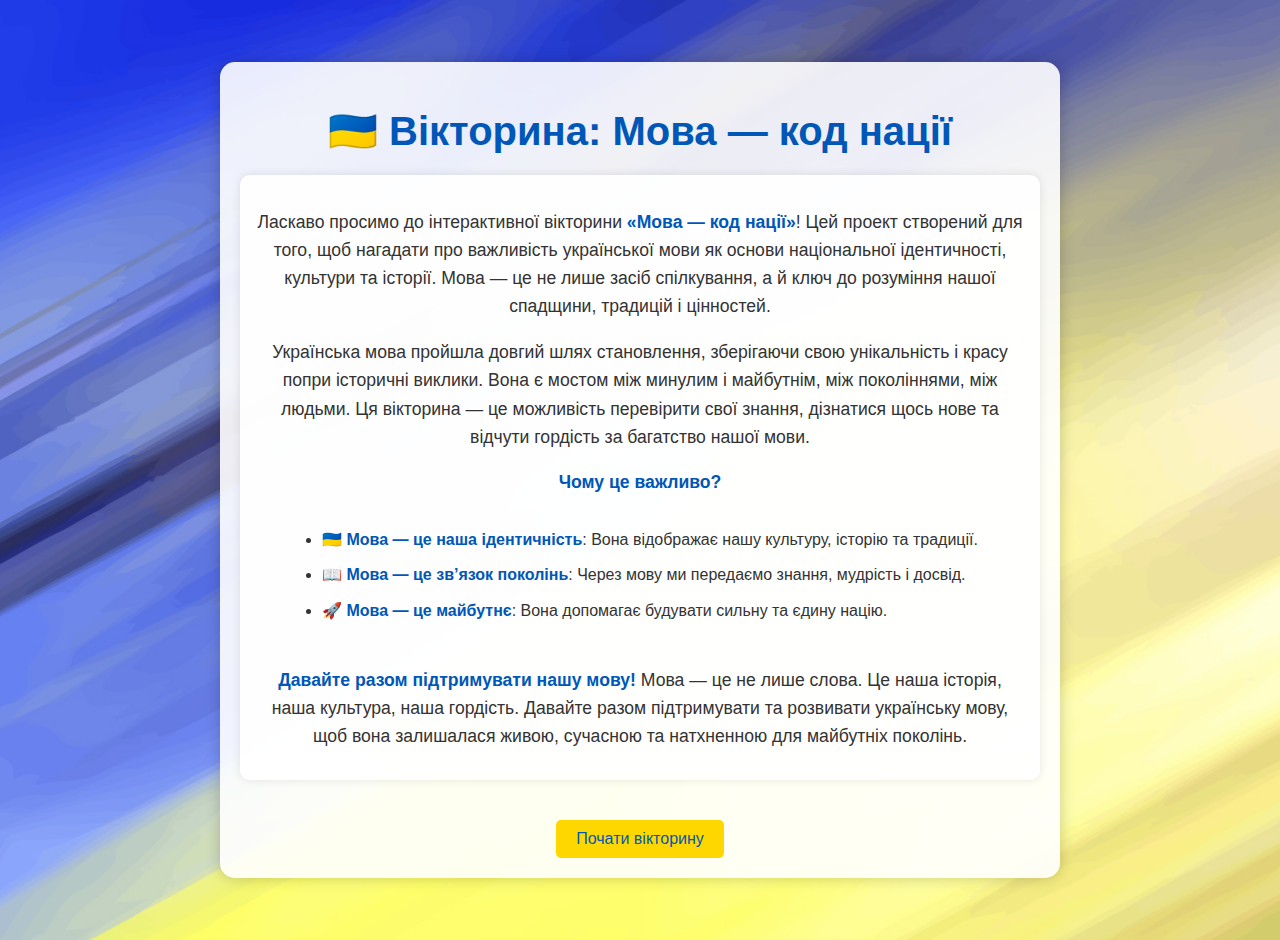
<file: index.html>
<!DOCTYPE html>
<html lang="uk">
<head>
    <meta charset="UTF-8">
    <meta name="viewport" content="width=device-width, initial-scale=1.0">
    <title>Вікторина: Мова — код нації</title>
    <link rel="stylesheet" href="styles.css">
    <link rel="icon" href="img/ukraine-flag.png" type="image/png">
</head>
<body>
    <div class="container">
        <h1>🇺🇦 Вікторина: Мова — код нації</h1>
        <div class="intro">
            <p>
                Ласкаво просимо до інтерактивної вікторини <strong>«Мова — код нації»</strong>! Цей проект створений для того, щоб нагадати про важливість української мови як основи національної ідентичності, культури та історії. Мова — це не лише засіб спілкування, а й ключ до розуміння нашої спадщини, традицій і цінностей.
            </p>
            <p>
                Українська мова пройшла довгий шлях становлення, зберігаючи свою унікальність і красу попри історичні виклики. Вона є мостом між минулим і майбутнім, між поколіннями, між людьми. Ця вікторина — це можливість перевірити свої знання, дізнатися щось нове та відчути гордість за багатство нашої мови.
            </p>
            <p>
                <strong>Чому це важливо?</strong>
            </p>
            <ul>
                <li>🇺🇦 <strong>Мова — це наша ідентичність</strong>: Вона відображає нашу культуру, історію та традиції.</li>
                <li>📖 <strong>Мова — це зв’язок поколінь</strong>: Через мову ми передаємо знання, мудрість і досвід.</li>
                <li>🚀 <strong>Мова — це майбутнє</strong>: Вона допомагає будувати сильну та єдину націю.</li>
            </ul>
            <p>
                <strong>Давайте разом підтримувати нашу мову!</strong> Мова — це не лише слова. Це наша історія, наша культура, наша гордість. Давайте разом підтримувати та розвивати українську мову, щоб вона залишалася живою, сучасною та натхненною для майбутніх поколінь.
            </p>
        </div>
        <button id="start-button">Почати вікторину</button>
    </div>
    <script src="script.js"></script>
</body>
</html>
</file>
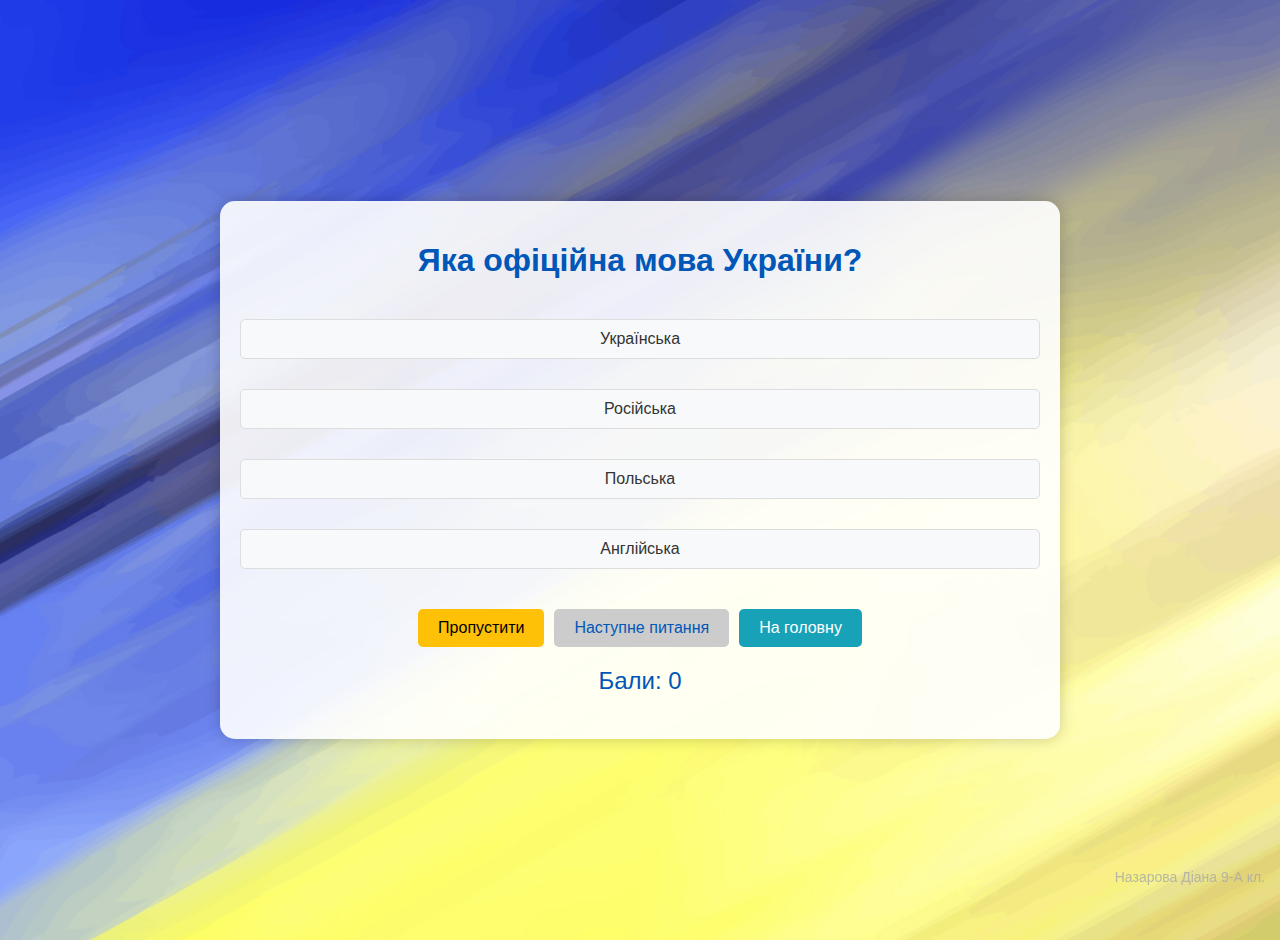
<file: questions.html>
<!DOCTYPE html>
<html lang="uk">
<head>
    <meta charset="UTF-8">
    <meta name="viewport" content="width=device-width, initial-scale=1.0">
    <title>Питання</title>
    <link rel="stylesheet" href="styles.css">
</head>
<body>
    <div class="container">
        <h1 id="question-title">Питання</h1>
        <div id="answers"></div>
        <div class="buttons">
            <button id="skip-button">Пропустити</button>
            <button id="back-button" style="display: none;">Назад</button>
            <button id="next-button" disabled>Наступне питання</button>
            <button id="home-button">На головну</button>
        </div>
        <p id="score">Бали: 0</p>
    </div>
    <div class="copyright">Назарова Діана 9-А кл.</div>
    <script src="questions.js"></script>
</body>
</html>
</file>
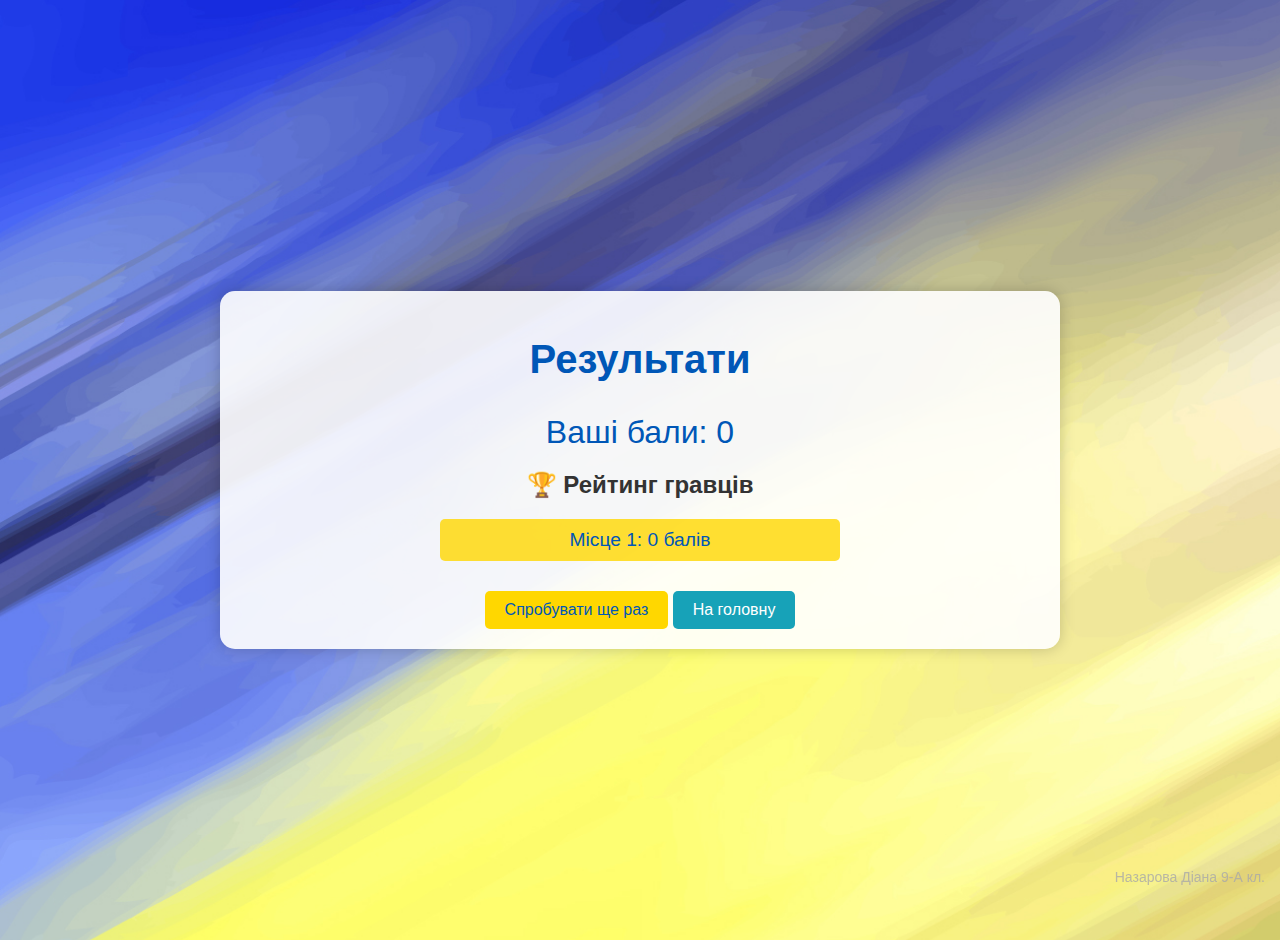
<file: results.html>
<!DOCTYPE html>
<html lang="uk">
<head>
    <meta charset="UTF-8">
    <meta name="viewport" content="width=device-width, initial-scale=1.0">
    <title>Результати</title>
    <link rel="stylesheet" href="styles.css">
</head>
<body>
    <div class="container">
        <h1>Результати</h1>
        <p id="final-score"></p>
        <h2>🏆 Рейтинг гравців</h2>
        <ul id="leaderboard"></ul>
        <button id="restart-button">Спробувати ще раз</button>
        <button id="home-button">На головну</button>
    </div>
    <div class="copyright">Назарова Діана 9-А кл.</div>
    <script src="results.js"></script>
</body>
</html>
</file>
<file: styles.css>
/* Загальні стилі для всіх сторінок */
body {
    font-family: 'Arial', sans-serif;
    text-align: center;
    margin: 0;
    padding: 20px;
    background: url('img/ukraine-pattern.jpg') no-repeat center center fixed;
    background-size: cover;
    color: #333;
    display: flex;
    justify-content: center;
    align-items: center;
    min-height: 100vh;
}

.container {
    background: rgba(255, 255, 255, 0.9);
    padding: 20px;
    border-radius: 15px;
    box-shadow: 0 0 15px rgba(0, 0, 0, 0.2);
    max-width: 800px;
    width: 100%;
}

h1 {
    color: #0057b7;
    font-size: 2.5em;
    margin-bottom: 20px;
}

button {
    padding: 10px 20px;
    margin-top: 20px;
    cursor: pointer;
    border: none;
    border-radius: 5px;
    font-size: 1em;
    transition: background-color 0.3s ease;
}

button:hover {
    opacity: 0.9;
}

/* Стилі для головної сторінки */
.intro {
    text-align: center;
    margin: 20px 0;
    padding: 15px;
    background: rgba(255, 255, 255, 0.9);
    border-radius: 10px;
    box-shadow: 0 0 10px rgba(0, 0, 0, 0.1);
}

.intro p {
    font-size: 1.1em;
    line-height: 1.6;
    color: #333;
    margin-bottom: 15px;
}

.intro ul {
    margin: 15px auto;
    padding-left: 20px;
    text-align: left;
    display: inline-block;
}

.intro li {
    font-size: 1em;
    line-height: 1.6;
    margin-bottom: 10px;
}

.intro strong {
    color: #0057b7;
}

#start-button {
    background-color: #ffd700;
    color: #0057b7;
}

#start-button:hover {
    background-color: #e6b800;
}

/* Стилі для сторінки з питаннями */
#question-title {
    font-size: 2em;
    color: #0057b7;
    margin-bottom: 20px;
}

#answers {
    display: flex;
    flex-direction: column;
    gap: 10px;
    margin-bottom: 20px;
}

#answers button {
    background-color: #f8f9fa;
    color: #333;
    border: 1px solid #ddd;
    padding: 10px;
    border-radius: 5px;
    transition: background-color 0.3s ease;
}

#answers button:hover {
    background-color: #e9ecef;
}

#answers button.correct {
    background-color: #28a745;
    color: white;
}

#answers button.incorrect {
    background-color: #dc3545;
    color: white;
}

.buttons {
    display: flex;
    justify-content: center;
    gap: 10px;
    margin-top: 20px;
}

#skip-button {
    background-color: #ffc107;
    color: #000;
}

#skip-button:hover {
    background-color: #e0a800;
}

#back-button {
    background-color: #6c757d;
    color: #fff;
}

#back-button:hover {
    background-color: #5a6268;
}

#next-button {
    background-color: #ffd700;
    color: #0057b7;
}

#next-button:hover {
    background-color: #e6b800;
}

#next-button:disabled {
    background-color: #ccc;
    cursor: not-allowed;
}

#home-button {
    background-color: #17a2b8;
    color: #fff;
}

#home-button:hover {
    background-color: #138496;
}

#score {
    font-size: 1.5em;
    color: #0057b7;
    margin-top: 20px;
}

/* Стилі для сторінки з результатами */
#final-score {
    font-size: 2em;
    color: #0057b7;
    margin-bottom: 20px;
}

#leaderboard {
    list-style-type: none;
    padding: 0;
    margin: 0 auto;
    max-width: 400px;
}

#leaderboard li {
    background: rgba(255, 215, 0, 0.8);
    margin: 10px 0;
    padding: 10px;
    border-radius: 5px;
    color: #0057b7;
    font-size: 1.2em;
}

#restart-button {
    background-color: #ffd700;
    color: #0057b7;
    margin-top: 20px;
}

#restart-button:hover {
    background-color: #e6b800;
}

.copyright {
    position: fixed;
    bottom: 10px;
    right: 10px;
    color: darkgray; /* Темно-сірий колір */
    font-size: 14px;
    opacity: 0.8;
    margin: 0;
    padding: 5px;
}
</file>
